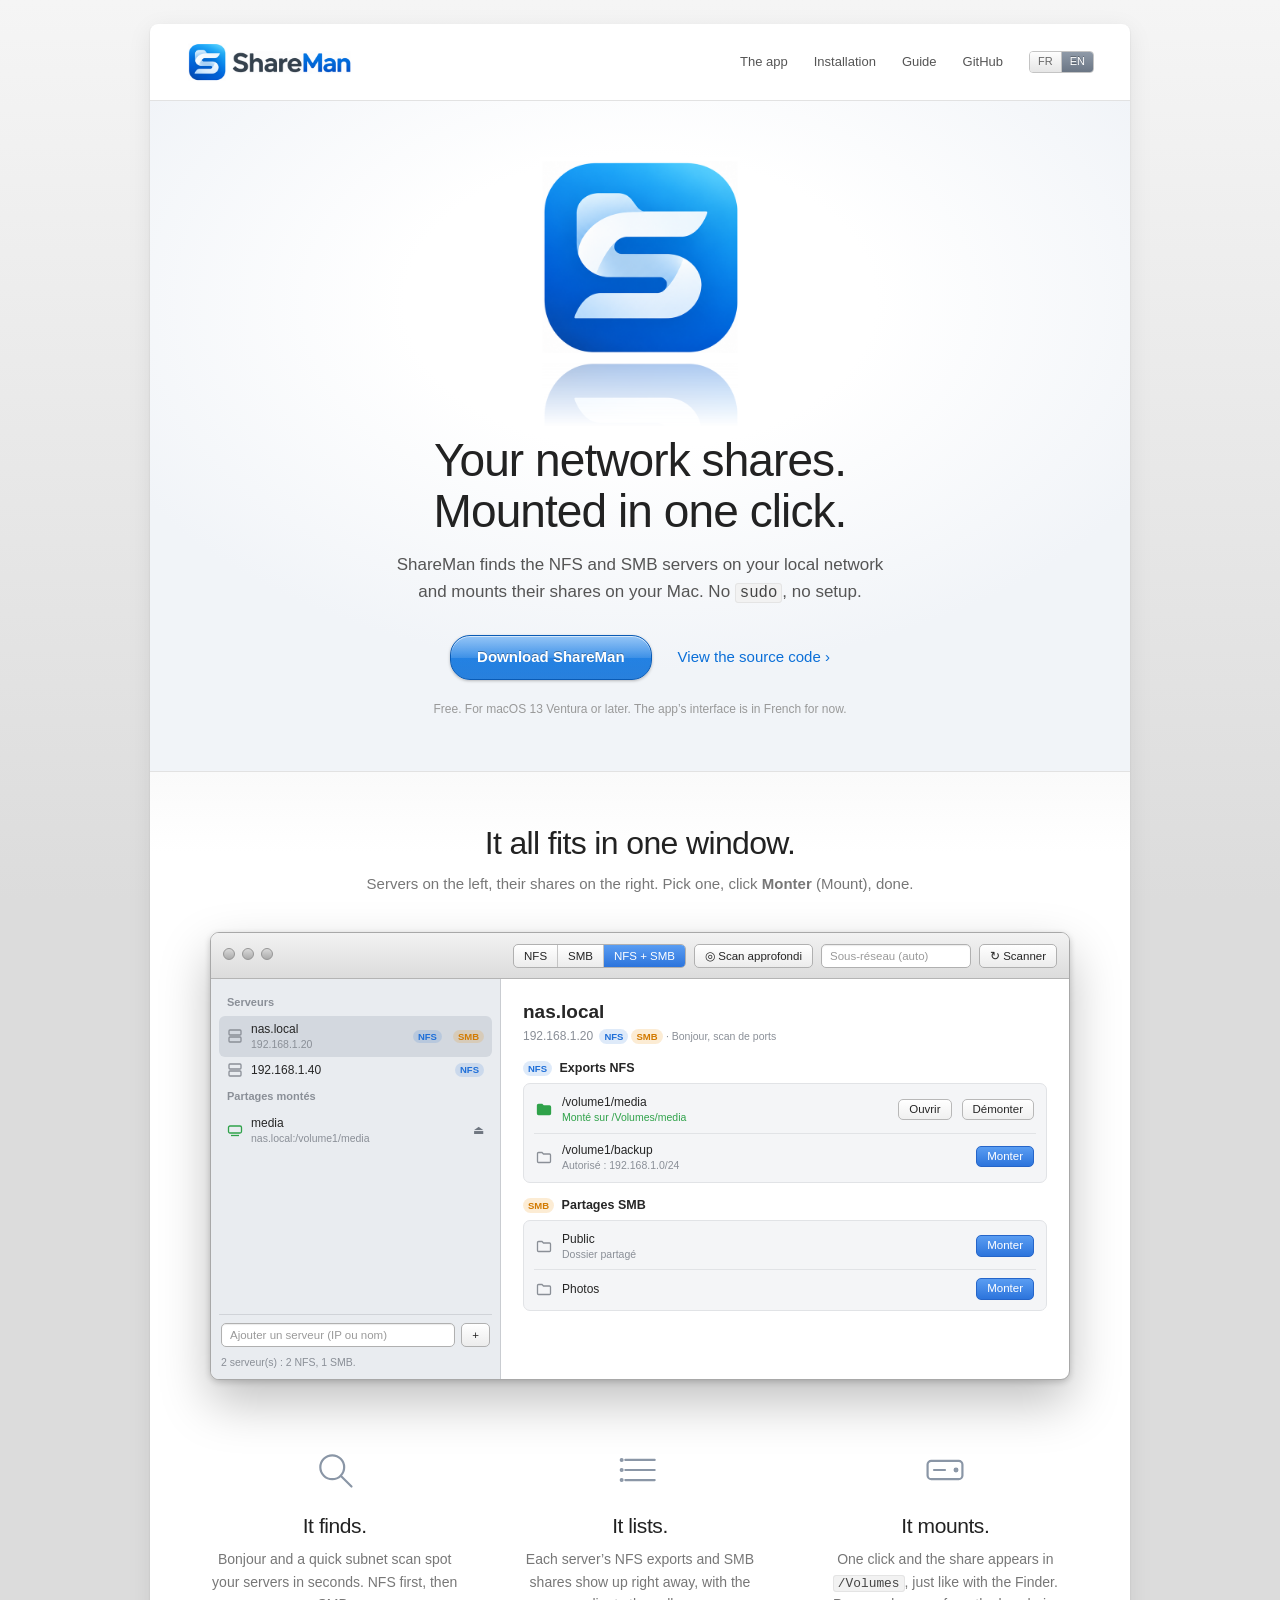
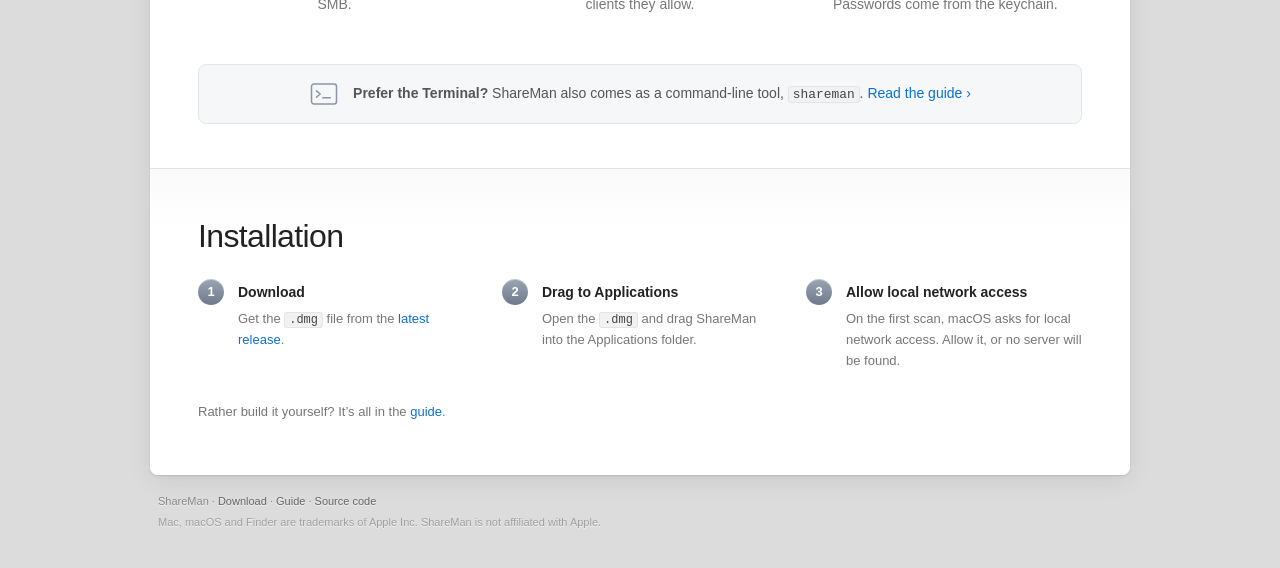
<file: docs/index.html>
<!doctype html>
<html lang="fr" data-title-fr="ShareMan · Vos partages réseau sur Mac" data-title-en="ShareMan · Your network shares on the Mac">
<head>
  <meta charset="utf-8">
  <meta name="viewport" content="width=device-width, initial-scale=1">
  <title>ShareMan</title>
  <meta name="description" content="ShareMan trouve les partages NFS et SMB de votre réseau local et les monte sur votre Mac en un clic. ShareMan finds the NFS and SMB shares on your local network and mounts them on your Mac in one click.">
  <link rel="icon" type="image/png" href="images/favicon.png">
  <link rel="apple-touch-icon" href="images/apple-touch-icon.png">
  <link rel="stylesheet" href="style.css">
  <script src="site.js"></script>
</head>
<body>
  <div class="sheet">

    <header class="topbar">
      <a class="brand" href="./"><img src="images/shareman-logo.png" alt="ShareMan" width="168" height="40"></a>
      <nav>
        <a href="#interface"><span lang="fr">L’application</span><span lang="en">The app</span></a>
        <a href="#installation">Installation</a>
        <a href="guide.html"><span lang="fr">Guide</span><span lang="en">Guide</span></a>
        <a href="https://github.com/kawakode/shareBuddy">GitHub</a>
        <span class="lang-switch"><a href="#" data-set-lang="fr" hreflang="fr">FR</a><a href="#" data-set-lang="en" hreflang="en">EN</a></span>
      </nav>
    </header>

    <section class="hero">
      <div class="icon-stage">
        <img class="icon" src="images/shareman-icon.png" alt="" width="200" height="200">
        <img class="icon reflection" src="images/shareman-icon.png" alt="" width="200" height="200" aria-hidden="true">
      </div>
      <h1 lang="fr">Vos partages réseau.<br>Montés en un clic.</h1>
      <h1 lang="en">Your network shares.<br>Mounted in one click.</h1>
      <p class="lead" lang="fr">ShareMan trouve les serveurs NFS et SMB de votre réseau local <br class="wide">et monte leurs partages sur votre Mac. Sans <code>sudo</code>, sans configuration.</p>
      <p class="lead" lang="en">ShareMan finds the NFS and SMB servers on your local network <br class="wide">and mounts their shares on your Mac. No <code>sudo</code>, no setup.</p>
      <p class="actions">
        <a class="button" href="https://github.com/kawakode/shareBuddy/releases/latest"><span lang="fr">Télécharger ShareMan</span><span lang="en">Download ShareMan</span></a>
        <a class="more" href="https://github.com/kawakode/shareBuddy"><span lang="fr">Voir le code source ›</span><span lang="en">View the source code ›</span></a>
      </p>
      <p class="requirements" lang="fr">Gratuit. Pour macOS 13 Ventura ou plus récent.</p>
      <p class="requirements" lang="en">Free. For macOS 13 Ventura or later. The app’s interface is in French for now.</p>
    </section>

    <section id="interface" class="showcase">
      <h2 lang="fr">Tout tient dans une fenêtre.</h2>
      <h2 lang="en">It all fits in one window.</h2>
      <p class="sub" lang="fr">Les serveurs à gauche, leurs partages à droite. Choisissez, cliquez sur <strong>Monter</strong>, c’est tout.</p>
      <p class="sub" lang="en">Servers on the left, their shares on the right. Pick one, click <strong>Monter</strong> (Mount), done.</p>

      <div class="app-frame" role="img" aria-label="ShareMan">
        <div class="app-window" aria-hidden="true">
          <div class="app-toolbar">
            <span class="dots"><i></i><i></i><i></i></span>
            <span class="tb-spacer"></span>
            <span class="segmented"><b>NFS</b><b>SMB</b><b class="on">NFS + SMB</b></span>
            <span class="tb-button">◎ Scan approfondi</span>
            <span class="tb-field">Sous-réseau (auto)</span>
            <span class="tb-button">↻ Scanner</span>
          </div>
          <div class="app-body">
            <div class="app-sidebar">
              <div class="sb-section">Serveurs</div>
              <div class="sb-row selected">
                <svg viewBox="0 0 16 16"><rect x="2" y="2" width="12" height="5" rx="1"/><rect x="2" y="9" width="12" height="5" rx="1"/></svg>
                <span class="sb-name">nas.local<small>192.168.1.20</small></span>
                <em class="badge nfs">NFS</em><em class="badge smb">SMB</em>
              </div>
              <div class="sb-row">
                <svg viewBox="0 0 16 16"><rect x="2" y="2" width="12" height="5" rx="1"/><rect x="2" y="9" width="12" height="5" rx="1"/></svg>
                <span class="sb-name">192.168.1.40</span>
                <em class="badge nfs">NFS</em>
              </div>
              <div class="sb-section">Partages montés</div>
              <div class="sb-row">
                <svg class="green" viewBox="0 0 16 16"><rect x="1.5" y="4" width="13" height="7" rx="1.5"/><path d="M4 13.5h8"/></svg>
                <span class="sb-name">media<small>nas.local:/volume1/media</small></span>
                <span class="sb-icons">⏏</span>
              </div>
              <div class="sb-bottom">
                <span class="sb-add"><span class="tb-field">Ajouter un serveur (IP ou nom)</span><span class="tb-button">+</span></span>
                <span class="sb-status">2 serveur(s) : 2 NFS, 1 SMB.</span>
              </div>
            </div>
            <div class="app-detail">
              <div class="d-title">nas.local</div>
              <div class="d-meta">192.168.1.20 <em class="badge nfs">NFS</em><em class="badge smb">SMB</em> <small>· Bonjour, scan de ports</small></div>

              <div class="d-group">
                <div class="d-label"><em class="badge nfs">NFS</em> Exports NFS</div>
                <div class="d-box">
                  <div class="d-row">
                    <svg class="green filled" viewBox="0 0 16 16"><path d="M1.5 4.5a1 1 0 0 1 1-1h3.5l1.5 1.5h6a1 1 0 0 1 1 1v6.5a1 1 0 0 1-1 1h-11a1 1 0 0 1-1-1z"/></svg>
                    <span class="d-path">/volume1/media<small class="green">Monté sur /Volumes/media</small></span>
                    <span class="btn">Ouvrir</span><span class="btn">Démonter</span>
                  </div>
                  <div class="d-row">
                    <svg viewBox="0 0 16 16"><path d="M1.5 4.5a1 1 0 0 1 1-1h3.5l1.5 1.5h6a1 1 0 0 1 1 1v6.5a1 1 0 0 1-1 1h-11a1 1 0 0 1-1-1z"/></svg>
                    <span class="d-path">/volume1/backup<small>Autorisé : 192.168.1.0/24</small></span>
                    <span class="btn primary">Monter</span>
                  </div>
                </div>
              </div>

              <div class="d-group">
                <div class="d-label"><em class="badge smb">SMB</em> Partages SMB</div>
                <div class="d-box">
                  <div class="d-row">
                    <svg viewBox="0 0 16 16"><path d="M1.5 4.5a1 1 0 0 1 1-1h3.5l1.5 1.5h6a1 1 0 0 1 1 1v6.5a1 1 0 0 1-1 1h-11a1 1 0 0 1-1-1z"/></svg>
                    <span class="d-path">Public<small>Dossier partagé</small></span>
                    <span class="btn primary">Monter</span>
                  </div>
                  <div class="d-row">
                    <svg viewBox="0 0 16 16"><path d="M1.5 4.5a1 1 0 0 1 1-1h3.5l1.5 1.5h6a1 1 0 0 1 1 1v6.5a1 1 0 0 1-1 1h-11a1 1 0 0 1-1-1z"/></svg>
                    <span class="d-path">Photos</span>
                    <span class="btn primary">Monter</span>
                  </div>
                </div>
              </div>
            </div>
          </div>
        </div>
      </div>
    </section>

    <section class="features">
      <article>
        <svg viewBox="0 0 48 48" aria-hidden="true"><circle cx="21" cy="21" r="13"/><path d="M30.5 30.5 42 42"/></svg>
        <h2 lang="fr">Il trouve.</h2><h2 lang="en">It finds.</h2>
        <p lang="fr">Bonjour et un scan rapide du sous-réseau repèrent vos serveurs en quelques secondes. NFS d’abord, SMB ensuite.</p>
        <p lang="en">Bonjour and a quick subnet scan spot your servers in seconds. NFS first, then SMB.</p>
      </article>
      <article>
        <svg viewBox="0 0 48 48" aria-hidden="true"><path d="M8 13h32M8 24h32M8 35h32"/><circle cx="4" cy="13" r="1"/><circle cx="4" cy="24" r="1"/><circle cx="4" cy="35" r="1"/></svg>
        <h2 lang="fr">Il liste.</h2><h2 lang="en">It lists.</h2>
        <p lang="fr">Les exports NFS et les partages SMB de chaque serveur s’affichent aussitôt, avec les clients autorisés.</p>
        <p lang="en">Each server’s NFS exports and SMB shares show up right away, with the clients they allow.</p>
      </article>
      <article>
        <svg viewBox="0 0 48 48" aria-hidden="true"><rect x="5" y="14" width="38" height="20" rx="4"/><path d="M12 24h12"/><circle cx="36" cy="24" r="1.5"/></svg>
        <h2 lang="fr">Il monte.</h2><h2 lang="en">It mounts.</h2>
        <p lang="fr">Un clic, et le partage apparaît dans <code>/Volumes</code>, comme avec le Finder. Le trousseau fournit les mots de passe.</p>
        <p lang="en">One click and the share appears in <code>/Volumes</code>, just like with the Finder. Passwords come from the keychain.</p>
      </article>
    </section>

    <aside class="cli-aside">
      <svg viewBox="0 0 48 48" aria-hidden="true"><rect x="4" y="8" width="40" height="32" rx="4"/><path d="m12 19 6 5-6 5M22 30h12"/></svg>
      <p lang="fr"><strong>Plutôt Terminal&nbsp;?</strong> ShareMan existe aussi en ligne de commande, avec <code>shareman</code>. <a href="guide.html#ligne-de-commande">Lire le guide ›</a></p>
      <p lang="en"><strong>Prefer the Terminal?</strong> ShareMan also comes as a command-line tool, <code>shareman</code>. <a href="guide.html#ligne-de-commande">Read the guide ›</a></p>
    </aside>

    <section id="installation" class="install">
      <h2>Installation</h2>
      <ol>
        <li>
          <h3 lang="fr">Téléchargez</h3><h3 lang="en">Download</h3>
          <p lang="fr">Récupérez le fichier <code>.dmg</code> de la <a href="https://github.com/kawakode/shareBuddy/releases/latest">dernière version</a>.</p>
          <p lang="en">Get the <code>.dmg</code> file from the <a href="https://github.com/kawakode/shareBuddy/releases/latest">latest release</a>.</p>
        </li>
        <li>
          <h3 lang="fr">Glissez dans Applications</h3><h3 lang="en">Drag to Applications</h3>
          <p lang="fr">Ouvrez le <code>.dmg</code> et faites glisser ShareMan dans le dossier Applications.</p>
          <p lang="en">Open the <code>.dmg</code> and drag ShareMan into the Applications folder.</p>
        </li>
        <li>
          <h3 lang="fr">Autorisez le réseau local</h3><h3 lang="en">Allow local network access</h3>
          <p lang="fr">Au premier scan, macOS demande l’accès au réseau local. Acceptez, sinon aucun serveur ne sera trouvé.</p>
          <p lang="en">On the first scan, macOS asks for local network access. Allow it, or no server will be found.</p>
        </li>
      </ol>
      <p class="cli-note" lang="fr">Vous préférez compiler vous-même&nbsp;? Tout est expliqué dans le <a href="guide.html#installation">guide</a>.</p>
      <p class="cli-note" lang="en">Rather build it yourself? It’s all in the <a href="guide.html#installation">guide</a>.</p>
    </section>

  </div>

  <footer>
    <p>ShareMan · <a href="https://github.com/kawakode/shareBuddy/releases/latest"><span lang="fr">Télécharger</span><span lang="en">Download</span></a> · <a href="guide.html">Guide</a> · <a href="https://github.com/kawakode/shareBuddy"><span lang="fr">Code source</span><span lang="en">Source code</span></a></p>
    <p class="legal" lang="fr">Mac, macOS et Finder sont des marques d’Apple Inc. ShareMan n’est pas affilié à Apple.</p>
    <p class="legal" lang="en">Mac, macOS and Finder are trademarks of Apple Inc. ShareMan is not affiliated with Apple.</p>
  </footer>
</body>
</html>
</file>
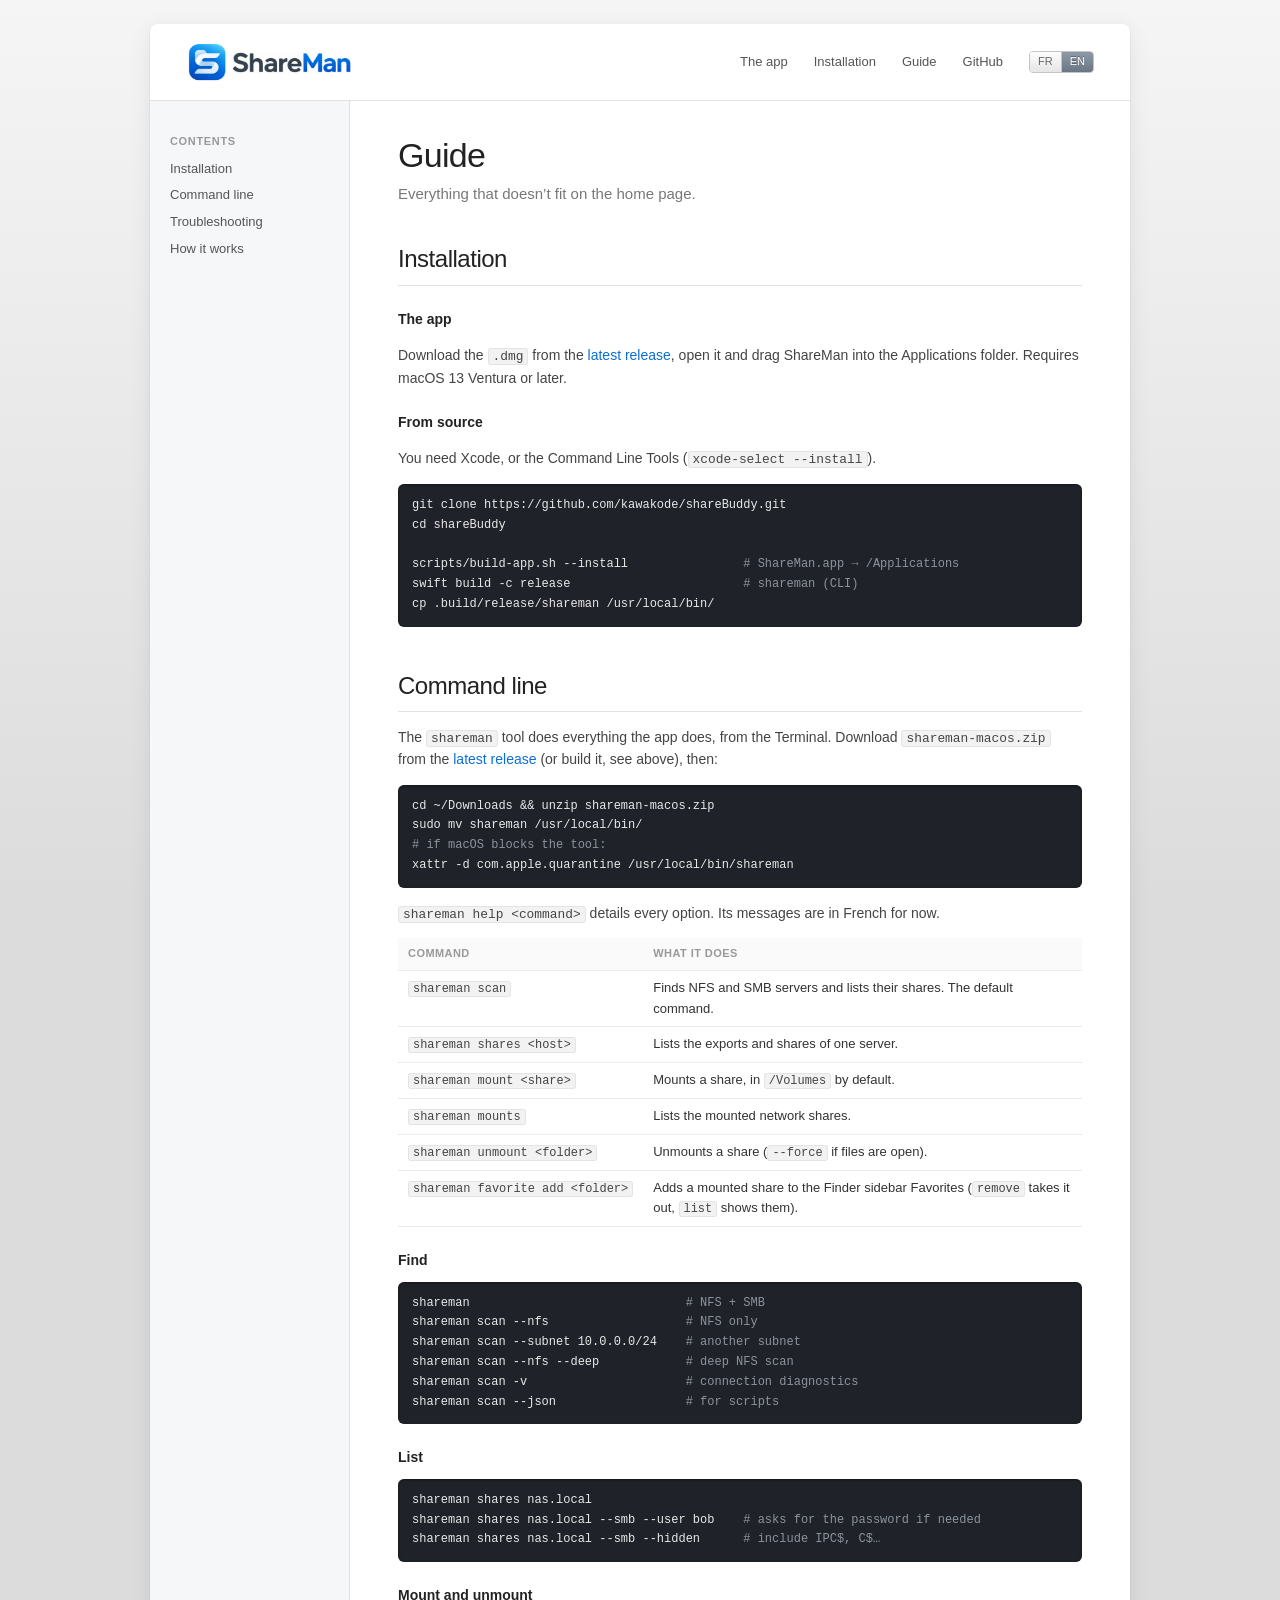
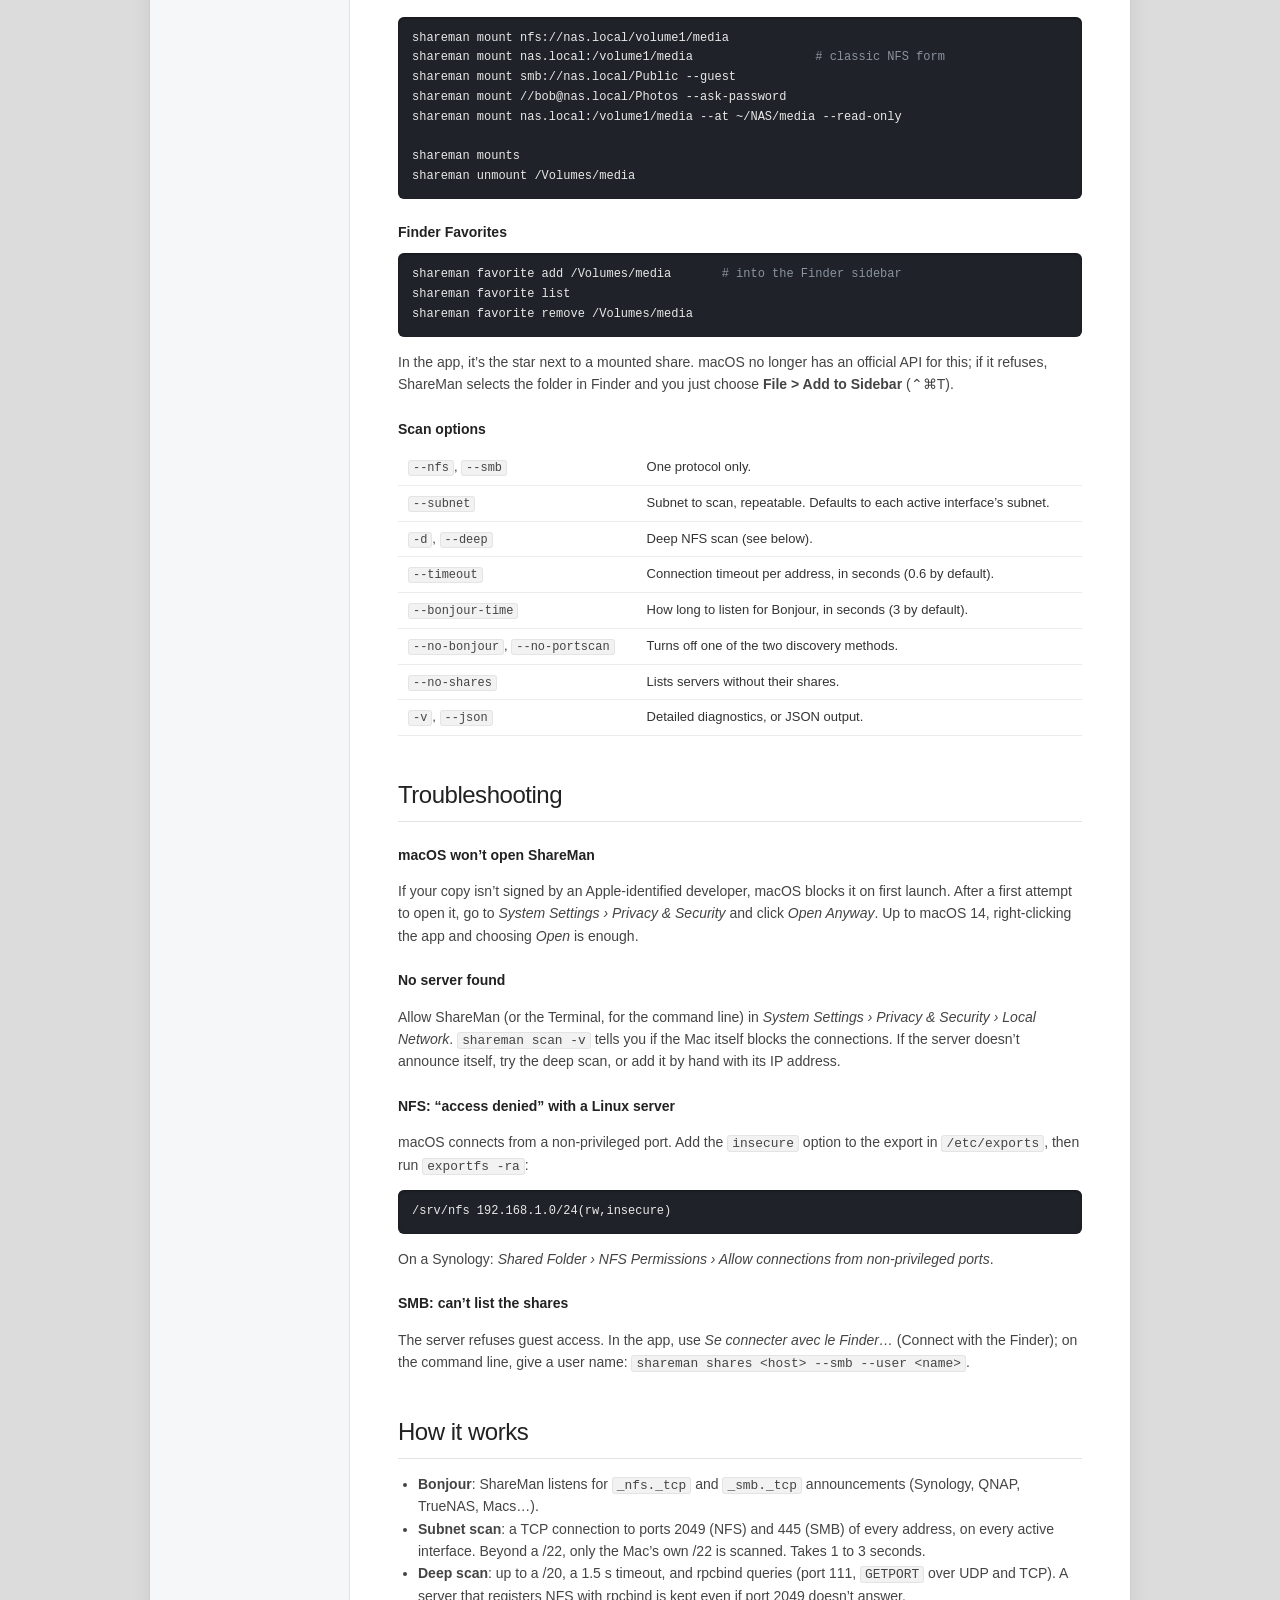
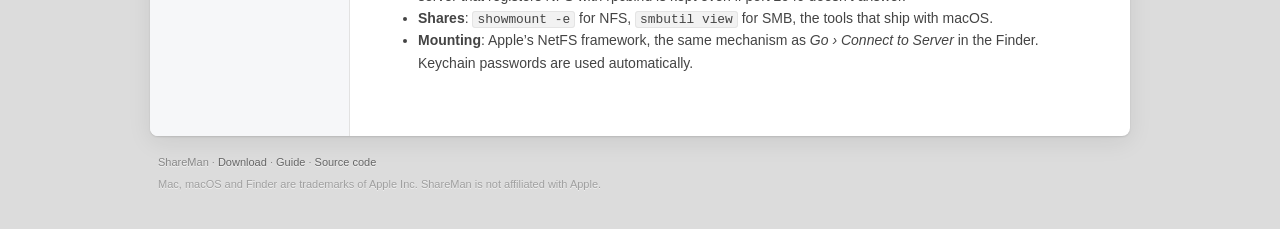
<file: docs/guide.html>
<!doctype html>
<html lang="fr" data-title-fr="Guide · ShareMan" data-title-en="Guide · ShareMan">
<head>
  <meta charset="utf-8">
  <meta name="viewport" content="width=device-width, initial-scale=1">
  <title>Guide · ShareMan</title>
  <meta name="description" content="Installer ShareMan, l’utiliser en ligne de commande et résoudre les problèmes courants. Installing ShareMan, using it from the command line and fixing common problems.">
  <link rel="icon" type="image/png" href="images/favicon.png">
  <link rel="apple-touch-icon" href="images/apple-touch-icon.png">
  <link rel="stylesheet" href="style.css">
  <script src="site.js"></script>
</head>
<body>
  <div class="sheet">

    <header class="topbar">
      <a class="brand" href="./"><img src="images/shareman-logo.png" alt="ShareMan" width="168" height="40"></a>
      <nav>
        <a href="./#interface"><span lang="fr">L’application</span><span lang="en">The app</span></a>
        <a href="./#installation">Installation</a>
        <a href="guide.html">Guide</a>
        <a href="https://github.com/kawakode/shareBuddy">GitHub</a>
        <span class="lang-switch"><a href="#" data-set-lang="fr" hreflang="fr">FR</a><a href="#" data-set-lang="en" hreflang="en">EN</a></span>
      </nav>
    </header>

    <div class="guide">
      <aside class="guide-nav">
        <ul>
          <li><b lang="fr">Sommaire</b><b lang="en">Contents</b></li>
          <li><a href="#installation">Installation</a></li>
          <li><a href="#ligne-de-commande"><span lang="fr">Ligne de commande</span><span lang="en">Command line</span></a></li>
          <li><a href="#problemes"><span lang="fr">Problèmes courants</span><span lang="en">Troubleshooting</span></a></li>
          <li><a href="#fonctionnement"><span lang="fr">Comment ça marche</span><span lang="en">How it works</span></a></li>
        </ul>
      </aside>

      <main class="guide-body">
        <h1>Guide</h1>
        <p class="sub" lang="fr">Tout ce qui ne tient pas sur la page d’accueil.</p>
        <p class="sub" lang="en">Everything that doesn’t fit on the home page.</p>

        <!-- Installation -->
        <section id="installation">
          <h2>Installation</h2>

          <h3 lang="fr">L’application</h3><h3 lang="en">The app</h3>
          <p lang="fr">Téléchargez le <code>.dmg</code> de la <a href="https://github.com/kawakode/shareBuddy/releases/latest">dernière version</a>, ouvrez-le et glissez ShareMan dans le dossier Applications. Il faut macOS 13 Ventura ou plus récent.</p>
          <p lang="en">Download the <code>.dmg</code> from the <a href="https://github.com/kawakode/shareBuddy/releases/latest">latest release</a>, open it and drag ShareMan into the Applications folder. Requires macOS 13 Ventura or later.</p>

          <h3 lang="fr">Depuis les sources</h3><h3 lang="en">From source</h3>
          <p lang="fr">Il faut Xcode, ou les Command Line Tools (<code>xcode-select --install</code>).</p>
          <p lang="en">You need Xcode, or the Command Line Tools (<code>xcode-select --install</code>).</p>
<pre>git clone https://github.com/kawakode/shareBuddy.git
cd shareBuddy

scripts/build-app.sh --install                <span class="c"># ShareMan.app → /Applications</span>
swift build -c release                        <span class="c"># shareman (CLI)</span>
cp .build/release/shareman /usr/local/bin/</pre>
        </section>

        <!-- CLI -->
        <section id="ligne-de-commande">
          <h2 lang="fr">Ligne de commande</h2><h2 lang="en">Command line</h2>
          <p lang="fr">L’outil <code>shareman</code> fait tout ce que fait l’application, depuis le Terminal. Téléchargez <code class="nw">shareman-macos.zip</code> depuis la <a href="https://github.com/kawakode/shareBuddy/releases/latest">dernière version</a> (ou compilez-le, voir plus haut), puis&nbsp;:</p>
          <p lang="en">The <code>shareman</code> tool does everything the app does, from the Terminal. Download <code class="nw">shareman-macos.zip</code> from the <a href="https://github.com/kawakode/shareBuddy/releases/latest">latest release</a> (or build it, see above), then:</p>

<pre>cd ~/Downloads &amp;&amp; unzip shareman-macos.zip
sudo mv shareman /usr/local/bin/
<span class="c" lang="fr"># si macOS bloque l’outil :</span><span class="c" lang="en"># if macOS blocks the tool:</span>
xattr -d com.apple.quarantine /usr/local/bin/shareman</pre>
          <p lang="fr"><code>shareman help &lt;commande&gt;</code> détaille chaque option.</p>
          <p lang="en"><code>shareman help &lt;command&gt;</code> details every option. Its messages are in French for now.</p>

          <table>
            <thead><tr><th lang="fr">Commande</th><th lang="en">Command</th><th lang="fr">Rôle</th><th lang="en">What it does</th></tr></thead>
            <tbody>
              <tr><td><code>shareman scan</code></td><td lang="fr">Cherche les serveurs NFS et SMB et liste leurs partages. Commande par défaut.</td><td lang="en">Finds NFS and SMB servers and lists their shares. The default command.</td></tr>
              <tr><td><code>shareman shares &lt;<span lang="fr">hôte</span><span lang="en">host</span>&gt;</code></td><td lang="fr">Liste les exports et partages d’un serveur précis.</td><td lang="en">Lists the exports and shares of one server.</td></tr>
              <tr><td><code>shareman mount &lt;<span lang="fr">partage</span><span lang="en">share</span>&gt;</code></td><td lang="fr">Monte un partage, dans <code>/Volumes</code> par défaut.</td><td lang="en">Mounts a share, in <code>/Volumes</code> by default.</td></tr>
              <tr><td><code>shareman mounts</code></td><td lang="fr">Liste les partages réseau montés.</td><td lang="en">Lists the mounted network shares.</td></tr>
              <tr><td><code>shareman unmount &lt;<span lang="fr">dossier</span><span lang="en">folder</span>&gt;</code></td><td lang="fr">Démonte un partage (<code>--force</code> si des fichiers sont ouverts).</td><td lang="en">Unmounts a share (<code>--force</code> if files are open).</td></tr>
              <tr><td><code>shareman favorite add &lt;<span lang="fr">dossier</span><span lang="en">folder</span>&gt;</code></td><td lang="fr">Ajoute un partage monté aux favoris de la barre latérale du Finder (<code>remove</code> pour le retirer, <code>list</code> pour les voir).</td><td lang="en">Adds a mounted share to the Finder sidebar Favorites (<code>remove</code> takes it out, <code>list</code> shows them).</td></tr>
            </tbody>
          </table>

          <h3 lang="fr">Chercher</h3><h3 lang="en">Find</h3>
<pre>shareman                              <span class="c"># NFS + SMB</span>
shareman scan --nfs                   <span class="c" lang="fr"># NFS seulement</span><span class="c" lang="en"># NFS only</span>
shareman scan --subnet 10.0.0.0/24    <span class="c" lang="fr"># un autre sous-réseau</span><span class="c" lang="en"># another subnet</span>
shareman scan --nfs --deep            <span class="c" lang="fr"># scan NFS approfondi</span><span class="c" lang="en"># deep NFS scan</span>
shareman scan -v                      <span class="c" lang="fr"># diagnostic des connexions</span><span class="c" lang="en"># connection diagnostics</span>
shareman scan --json                  <span class="c" lang="fr"># pour les scripts</span><span class="c" lang="en"># for scripts</span></pre>

          <h3 lang="fr">Lister</h3><h3 lang="en">List</h3>
<pre>shareman shares nas.local
shareman shares nas.local --smb --user bob    <span class="c" lang="fr"># demande le mot de passe si besoin</span><span class="c" lang="en"># asks for the password if needed</span>
shareman shares nas.local --smb --hidden      <span class="c" lang="fr"># avec IPC$, C$…</span><span class="c" lang="en"># include IPC$, C$…</span></pre>

          <h3 lang="fr">Monter et démonter</h3><h3 lang="en">Mount and unmount</h3>
<pre>shareman mount nfs://nas.local/volume1/media
shareman mount nas.local:/volume1/media                 <span class="c" lang="fr"># notation NFS classique</span><span class="c" lang="en"># classic NFS form</span>
shareman mount smb://nas.local/Public --guest
shareman mount //bob@nas.local/Photos --ask-password
shareman mount nas.local:/volume1/media --at ~/NAS/media --read-only

shareman mounts
shareman unmount /Volumes/media</pre>

          <h3 lang="fr">Favoris du Finder</h3><h3 lang="en">Finder Favorites</h3>
<pre>shareman favorite add /Volumes/media       <span class="c" lang="fr"># dans la barre latérale du Finder</span><span class="c" lang="en"># into the Finder sidebar</span>
shareman favorite list
shareman favorite remove /Volumes/media</pre>
          <p lang="fr">Dans l’application, c’est l’étoile à côté d’un partage monté. macOS ne propose plus d’API officielle pour cela&nbsp;; s’il refuse, ShareMan sélectionne le dossier dans le Finder et il suffit de faire <b>Fichier &gt; Ajouter à la barre latérale</b> (⌃⌘T).</p>
          <p lang="en">In the app, it’s the star next to a mounted share. macOS no longer has an official API for this; if it refuses, ShareMan selects the folder in Finder and you just choose <b>File &gt; Add to Sidebar</b> (⌃⌘T).</p>

          <h3 lang="fr">Options du scan</h3><h3 lang="en">Scan options</h3>
          <table>
            <tbody>
              <tr><td><code>--nfs</code>, <code>--smb</code></td><td lang="fr">Un seul protocole.</td><td lang="en">One protocol only.</td></tr>
              <tr><td><code>--subnet</code></td><td lang="fr">Sous-réseau à scanner, répétable. Par défaut, celui de chaque interface active.</td><td lang="en">Subnet to scan, repeatable. Defaults to each active interface’s subnet.</td></tr>
              <tr><td><code>-d</code>, <code>--deep</code></td><td lang="fr">Scan NFS approfondi (voir plus bas).</td><td lang="en">Deep NFS scan (see below).</td></tr>
              <tr><td><code>--timeout</code></td><td lang="fr">Délai de connexion par adresse, en secondes (0,6 par défaut).</td><td lang="en">Connection timeout per address, in seconds (0.6 by default).</td></tr>
              <tr><td><code>--bonjour-time</code></td><td lang="fr">Durée d’écoute Bonjour, en secondes (3 par défaut).</td><td lang="en">How long to listen for Bonjour, in seconds (3 by default).</td></tr>
              <tr><td><code>--no-bonjour</code>, <code>--no-portscan</code></td><td lang="fr">Désactive une des deux méthodes de découverte.</td><td lang="en">Turns off one of the two discovery methods.</td></tr>
              <tr><td><code>--no-shares</code></td><td lang="fr">Liste les serveurs sans leurs partages.</td><td lang="en">Lists servers without their shares.</td></tr>
              <tr><td><code>-v</code>, <code>--json</code></td><td lang="fr">Diagnostic détaillé, ou sortie JSON.</td><td lang="en">Detailed diagnostics, or JSON output.</td></tr>
            </tbody>
          </table>
        </section>

        <!-- Troubleshooting -->
        <section id="problemes">
          <h2 lang="fr">Problèmes courants</h2><h2 lang="en">Troubleshooting</h2>

          <h3 lang="fr">macOS refuse d’ouvrir ShareMan</h3><h3 lang="en">macOS won’t open ShareMan</h3>
          <p lang="fr">Si votre version n’est pas signée par un développeur identifié par Apple, macOS la bloque au premier lancement. Après une première tentative d’ouverture, allez dans <em>Réglages Système › Confidentialité et sécurité</em> et cliquez sur <em>Ouvrir quand même</em>. Jusqu’à macOS 14, un clic droit sur l’app puis <em>Ouvrir</em> suffit.</p>
          <p lang="en">If your copy isn’t signed by an Apple-identified developer, macOS blocks it on first launch. After a first attempt to open it, go to <em>System Settings › Privacy &amp; Security</em> and click <em>Open Anyway</em>. Up to macOS 14, right-clicking the app and choosing <em>Open</em> is enough.</p>

          <h3 lang="fr">Aucun serveur trouvé</h3><h3 lang="en">No server found</h3>
          <p lang="fr">Autorisez ShareMan (ou le Terminal, pour la ligne de commande) dans <em>Réglages Système › Confidentialité et sécurité › Réseau local</em>. <code>shareman scan -v</code> indique si c’est le Mac qui bloque les connexions. Si le serveur ne s’annonce pas, essayez le scan approfondi, ou ajoutez-le à la main par son adresse IP.</p>
          <p lang="en">Allow ShareMan (or the Terminal, for the command line) in <em>System Settings › Privacy &amp; Security › Local Network</em>. <code>shareman scan -v</code> tells you if the Mac itself blocks the connections. If the server doesn’t announce itself, try the deep scan, or add it by hand with its IP address.</p>

          <h3 lang="fr">NFS : « accès refusé » avec un serveur Linux</h3><h3 lang="en">NFS: “access denied” with a Linux server</h3>
          <p lang="fr">macOS se connecte depuis un port non privilégié. Ajoutez l’option <code>insecure</code> à l’export dans <code>/etc/exports</code>, puis lancez <code>exportfs -ra</code>&nbsp;:</p>
          <p lang="en">macOS connects from a non-privileged port. Add the <code>insecure</code> option to the export in <code>/etc/exports</code>, then run <code>exportfs -ra</code>:</p>
<pre>/srv/nfs 192.168.1.0/24(rw,insecure)</pre>
          <p lang="fr">Sur un Synology : <em>Dossier partagé › Autorisations NFS › Autoriser les connexions depuis des ports non privilégiés</em>.</p>
          <p lang="en">On a Synology: <em>Shared Folder › NFS Permissions › Allow connections from non-privileged ports</em>.</p>

          <h3 lang="fr">SMB : impossible de lister les partages</h3><h3 lang="en">SMB: can’t list the shares</h3>
          <p lang="fr">Le serveur refuse l’accès invité. Dans l’app, utilisez <em>Se connecter avec le Finder…</em>&nbsp;; en ligne de commande, indiquez un utilisateur&nbsp;: <code>shareman shares &lt;hôte&gt; --smb --user &lt;nom&gt;</code>.</p>
          <p lang="en">The server refuses guest access. In the app, use <em>Se connecter avec le Finder…</em> (Connect with the Finder); on the command line, give a user name: <code>shareman shares &lt;host&gt; --smb --user &lt;name&gt;</code>.</p>
        </section>

        <!-- How it works -->
        <section id="fonctionnement">
          <h2 lang="fr">Comment ça marche</h2><h2 lang="en">How it works</h2>
          <ul lang="fr">
            <li><strong>Bonjour</strong> : ShareMan écoute les annonces <code>_nfs._tcp</code> et <code>_smb._tcp</code> (Synology, QNAP, TrueNAS, Mac…).</li>
            <li><strong>Scan du sous-réseau</strong> : connexion TCP aux ports 2049 (NFS) et 445 (SMB) de chaque adresse, sur chaque interface active. Au-delà d’un /22, seul le /22 du Mac est scanné. Compte 1 à 3 secondes.</li>
            <li><strong>Scan approfondi</strong> : jusqu’à un /20, délai de 1,5 s, et interrogation de rpcbind (port 111, requête <code>GETPORT</code> en UDP et TCP). Un serveur qui déclare NFS dans rpcbind est retenu même si le port 2049 ne répond pas.</li>
            <li><strong>Partages</strong> : <code>showmount -e</code> pour NFS, <code>smbutil view</code> pour SMB, les outils fournis avec macOS.</li>
            <li><strong>Montage</strong> : le framework NetFS d’Apple, le même mécanisme que <em>Aller › Se connecter au serveur</em> dans le Finder. Les mots de passe du trousseau sont utilisés automatiquement.</li>
          </ul>
          <ul lang="en">
            <li><strong>Bonjour</strong>: ShareMan listens for <code>_nfs._tcp</code> and <code>_smb._tcp</code> announcements (Synology, QNAP, TrueNAS, Macs…).</li>
            <li><strong>Subnet scan</strong>: a TCP connection to ports 2049 (NFS) and 445 (SMB) of every address, on every active interface. Beyond a /22, only the Mac’s own /22 is scanned. Takes 1 to 3 seconds.</li>
            <li><strong>Deep scan</strong>: up to a /20, a 1.5 s timeout, and rpcbind queries (port 111, <code>GETPORT</code> over UDP and TCP). A server that registers NFS with rpcbind is kept even if port 2049 doesn’t answer.</li>
            <li><strong>Shares</strong>: <code>showmount -e</code> for NFS, <code>smbutil view</code> for SMB, the tools that ship with macOS.</li>
            <li><strong>Mounting</strong>: Apple’s NetFS framework, the same mechanism as <em>Go › Connect to Server</em> in the Finder. Keychain passwords are used automatically.</li>
          </ul>
        </section>
      </main>
    </div>

  </div>

  <footer>
    <p>ShareMan · <a href="https://github.com/kawakode/shareBuddy/releases/latest"><span lang="fr">Télécharger</span><span lang="en">Download</span></a> · <a href="guide.html">Guide</a> · <a href="https://github.com/kawakode/shareBuddy"><span lang="fr">Code source</span><span lang="en">Source code</span></a></p>
    <p class="legal" lang="fr">Mac, macOS et Finder sont des marques d’Apple Inc. ShareMan n’est pas affilié à Apple.</p>
    <p class="legal" lang="en">Mac, macOS and Finder are trademarks of Apple Inc. ShareMan is not affiliated with Apple.</p>
  </footer>
</body>
</html>
</file>
<file: docs/style.css>
/* ShareMan — a simple page in the spirit of late-2000s Mac software sites:
   white sheet on soft grey, quiet typography, one glossy button, a reflection. */

:root {
  --text: #333;
  --muted: #777;
  --faint: #999;
  --rule: #e2e2e2;
  --blue: #0b6fd8;
  --blue-dark: #0a58b0;
  --sheet: #fff;
  --font: "Lucida Grande", "Lucida Sans Unicode", "Helvetica Neue", Helvetica, Arial, sans-serif;
  --display: "Helvetica Neue", Helvetica, Arial, sans-serif;
  --mono: Menlo, Monaco, "SF Mono", Consolas, monospace;
}

* { box-sizing: border-box; }

/* Bilingual: elements tagged lang="fr" / lang="en" show only in their language. */
html[lang="fr"] [lang="en"],
html[lang="en"] [lang="fr"] { display: none !important; }

html { -webkit-text-size-adjust: 100%; }

body {
  margin: 0;
  padding: 24px 16px 0;
  font: 14px/1.6 var(--font);
  color: var(--text);
  background: #dcdcdc linear-gradient(#f5f5f5, #dcdcdc 900px) no-repeat;
  -webkit-font-smoothing: antialiased;
}

a { color: var(--blue); text-decoration: none; }
a:hover { text-decoration: underline; }

code {
  font: 0.92em var(--mono);
  color: #444;
  background: #f2f2f2;
  border: 1px solid #e4e4e4;
  border-radius: 3px;
  padding: 0 4px;
}

/* The white sheet */

.sheet {
  max-width: 980px;
  margin: 0 auto;
  background: var(--sheet);
  border-radius: 8px;
  box-shadow: 0 1px 2px rgba(0, 0, 0, 0.12), 0 6px 24px rgba(0, 0, 0, 0.08);
  overflow: hidden;
}

/* Top bar */

.topbar {
  display: flex;
  align-items: center;
  justify-content: space-between;
  flex-wrap: wrap;
  gap: 8px 24px;
  padding: 18px 36px;
  border-bottom: 1px solid var(--rule);
}

.brand img { display: block; height: 40px; width: auto; }

.topbar nav { display: flex; flex-wrap: wrap; align-items: center; gap: 4px 26px; font-size: 13px; }
.topbar nav a { color: #555; }
.topbar nav a:hover { color: var(--blue); text-decoration: none; }

.lang-switch {
  display: inline-flex;
  border: 1px solid #c4c4c4;
  border-radius: 4px;
  overflow: hidden;
  box-shadow: 0 1px 0 rgba(255, 255, 255, 0.8), inset 0 1px 0 #fff;
  font-size: 11px;
}
.topbar nav .lang-switch a {
  padding: 1px 8px;
  color: #666;
  background: linear-gradient(#fdfdfd, #e6e6e6);
}
.topbar nav .lang-switch a + a { border-left: 1px solid #c4c4c4; }
.topbar nav .lang-switch a.current {
  color: #fff;
  text-shadow: 0 -1px 0 rgba(0, 0, 0, 0.3);
  background: linear-gradient(#8f9aa8, #6b7685);
}

/* Hero */

.hero {
  text-align: center;
  padding: 56px 24px 52px;
  background: radial-gradient(ellipse 60% 55% at 50% 30%, #fff 40%, #f1f4f8 100%);
}

.icon-stage {
  position: relative;
  width: 200px;
  height: 270px;
  margin: 0 auto 8px;
}

.icon { display: block; width: 200px; height: 200px; }

.reflection {
  transform: scaleY(-1);
  opacity: 0.35;
  -webkit-mask-image: linear-gradient(to top, #000 0%, transparent 34%);
          mask-image: linear-gradient(to top, #000 0%, transparent 34%);
  margin-top: 2px;
}

h1, h2 {
  font-family: var(--display);
  color: #222;
  letter-spacing: -0.02em;
}

h1 {
  margin: 0 0 16px;
  font-size: 46px;
  line-height: 1.1;
  font-weight: 300;
}

.lead {
  margin: 0 auto;
  max-width: 640px;
  font-size: 17px;
  line-height: 1.55;
  color: #555;
}

.actions {
  margin: 30px 0 0;
  display: flex;
  justify-content: center;
  align-items: center;
  flex-wrap: wrap;
  gap: 14px 26px;
}

/* The one glossy button */

.button {
  display: inline-block;
  padding: 9px 26px 10px;
  font-size: 15px;
  font-weight: bold;
  color: #fff;
  text-shadow: 0 -1px 0 rgba(0, 0, 0, 0.3);
  border: 1px solid #0a5bb5;
  border-radius: 20px;
  background:
    linear-gradient(rgba(255, 255, 255, 0.45), rgba(255, 255, 255, 0.12) 50%, rgba(255, 255, 255, 0) 51%, rgba(255, 255, 255, 0.12)),
    linear-gradient(#3d95ef, #0b6fd8);
  box-shadow: inset 0 1px 0 rgba(255, 255, 255, 0.6), 0 1px 3px rgba(0, 0, 0, 0.25);
}
.button:hover { text-decoration: none; filter: brightness(1.06); }
.button:active { filter: brightness(0.94); box-shadow: inset 0 1px 3px rgba(0, 0, 0, 0.3); }

.more { font-size: 15px; }

.requirements { margin: 20px 0 0; font-size: 12px; color: var(--faint); }

/* Three features */

.features {
  display: grid;
  grid-template-columns: repeat(3, minmax(0, 1fr));
  gap: 32px;
  padding: 44px 48px 48px;
  border-top: 1px solid var(--rule);
  background: linear-gradient(#fafafa, #fff 60px);
}

.features article { text-align: center; }

.features svg {
  width: 44px;
  height: 44px;
  fill: none;
  stroke: #8a96a6;
  stroke-width: 2.4;
  stroke-linecap: round;
  stroke-linejoin: round;
}

.features h2 { margin: 10px 0 6px; font-size: 21px; font-weight: 400; }
.features p { margin: 0 auto; max-width: 260px; color: var(--muted); }

/* The app, shown first */

.showcase {
  text-align: center;
  padding: 52px 40px 60px;
  border-top: 1px solid var(--rule);
  background: linear-gradient(#fafafa, #fff 80px);
}
.showcase h2, .install h2 { margin: 0 0 10px; font-size: 32px; font-weight: 300; line-height: 1.2; }
.showcase .sub { margin: 0 auto 36px; max-width: 560px; color: var(--muted); font-size: 15px; }

/* The window is drawn at a fixed size; site.js scales it down on narrow screens. */
.app-frame { position: relative; text-align: left; }
.app-window {
  width: 860px;
  margin: 0 auto;
  transform-origin: top left;
  font: 12px/1.35 -apple-system, "Helvetica Neue", Helvetica, Arial, sans-serif;
  color: #262626;
  background: #fff;
  border: 1px solid #a8a8a8;
  border-radius: 9px;
  overflow: hidden;
  box-shadow: 0 22px 50px rgba(0, 0, 0, 0.25), 0 2px 6px rgba(0, 0, 0, 0.18);
}
@media (max-width: 940px) { .app-window { margin: 0; } }

.app-toolbar {
  display: flex;
  align-items: center;
  gap: 8px;
  height: 46px;
  padding: 0 12px;
  background: linear-gradient(#f2f2f2, #dcdcdc);
  border-bottom: 1px solid #b4b4b4;
}
.dots i {
  display: inline-block;
  width: 12px;
  height: 12px;
  margin-right: 7px;
  border-radius: 50%;
  background: linear-gradient(#d9d9d9, #ababab);
  border: 1px solid #959595;
}
.tb-spacer { flex: 1; }
.segmented, .tb-button, .tb-field {
  height: 24px;
  line-height: 22px;
  border: 1px solid #b0b0b0;
  border-radius: 5px;
  font-size: 11.5px;
}
.segmented { display: inline-flex; overflow: hidden; background: linear-gradient(#fff, #ececec); }
.segmented b { font-weight: 400; padding: 0 10px; }
.segmented b + b { border-left: 1px solid #c4c4c4; }
.segmented b.on { color: #fff; background: linear-gradient(#5a9df2, #2c74dc); }
.tb-button { padding: 0 10px; background: linear-gradient(#fff, #ececec); white-space: nowrap; }
.tb-field { padding: 0 8px; width: 150px; color: #9a9a9a; background: #fff; box-shadow: inset 0 1px 1px rgba(0, 0, 0, 0.08); }

.app-body { display: flex; height: 400px; }

.app-sidebar {
  display: flex;
  flex-direction: column;
  width: 290px;
  padding: 10px 8px 0;
  background: #e9ecf0;
  border-right: 1px solid #c9ccd1;
}
.sb-section { margin: 6px 8px 4px; font-size: 11px; font-weight: 600; color: #8a8f97; }
.sb-section + .sb-row { margin-top: 2px; }
.sb-row {
  display: flex;
  align-items: center;
  gap: 8px;
  padding: 5px 8px;
  border-radius: 6px;
}
.sb-row.selected { background: #d3d8df; }
.sb-row svg, .d-row svg { width: 16px; height: 16px; flex: none; fill: none; stroke: #8a8f97; stroke-width: 1.3; }
svg.green { stroke: #2fa24a; }
svg.filled { fill: #2fa24a; }
.sb-name { flex: 1; min-width: 0; white-space: nowrap; overflow: hidden; text-overflow: ellipsis; }
.sb-name small, .d-path small { display: block; font-size: 10.5px; color: #8a8f97; }
.d-path small.green { color: #2fa24a; }
.sb-icons { color: #6f7680; }
.sb-bottom { margin-top: auto; padding: 8px 2px 10px; border-top: 1px solid #d0d3d8; }
.sb-add { display: flex; gap: 6px; }
.sb-add .tb-field { flex: 1; }
.sb-status { display: block; margin-top: 8px; font-size: 10.5px; color: #8a8f97; }

.badge {
  flex: none;
  font: 600 9.5px/1 -apple-system, "Helvetica Neue", Helvetica, Arial, sans-serif;
  font-style: normal;
  padding: 2px 5px;
  border-radius: 8px;
  margin-left: 3px;
}
.badge.nfs { color: #1f6fd8; background: rgba(31, 111, 216, 0.15); }
.badge.smb { color: #d27a00; background: rgba(240, 140, 0, 0.17); }

.app-detail { flex: 1; padding: 20px 22px; overflow: hidden; }
.d-title { font-size: 19px; font-weight: 600; }
.d-meta { margin: 3px 0 16px; color: #8a8f97; }
.d-meta small { font-size: 10.5px; }
.d-group { margin-bottom: 14px; }
.d-label { margin: 0 0 6px; font-weight: 600; font-size: 12.5px; }
.d-label .badge { margin: 0 4px 0 0; }
.d-box { padding: 2px 10px; background: #f4f5f7; border: 1px solid #e1e3e6; border-radius: 7px; }
.d-row { display: flex; align-items: center; gap: 10px; padding: 8px 2px; }
.d-row + .d-row { border-top: 1px solid #e1e3e6; }
.d-path { flex: 1; }
.btn {
  padding: 2px 10px;
  font-size: 11.5px;
  border: 1px solid #b8b8b8;
  border-radius: 5px;
  background: linear-gradient(#fff, #f0f0f0);
}
.btn.primary { color: #fff; border-color: #2565c9; background: linear-gradient(#5a9df2, #2c74dc); }

/* Three features */

.features { border-top: 0; background: #fff; padding-top: 8px; }

/* Command line, as an aside */

.cli-aside {
  display: flex;
  align-items: center;
  justify-content: center;
  gap: 14px;
  margin: 0 48px 44px;
  padding: 14px 20px;
  background: #f6f7f9;
  border: 1px solid #e3e5e8;
  border-radius: 8px;
  color: #555;
}
.cli-aside svg {
  width: 30px; height: 30px; flex: none;
  fill: none; stroke: #8a96a6; stroke-width: 2.4; stroke-linecap: round; stroke-linejoin: round;
}
.cli-aside p { margin: 0; }

/* Installation */

.install {
  padding: 48px 48px 52px;
  border-top: 1px solid var(--rule);
  background: linear-gradient(#fafafa, #fff 60px);
}

.install ol {
  list-style: none;
  margin: 24px 0 0;
  padding: 0;
  display: grid;
  grid-template-columns: repeat(3, minmax(0, 1fr));
  gap: 28px;
  counter-reset: step;
}
.install li { counter-increment: step; position: relative; padding-left: 40px; }
.install li::before {
  content: counter(step);
  position: absolute;
  left: 0;
  top: 0;
  width: 26px;
  height: 26px;
  border-radius: 50%;
  font: bold 13px/26px var(--font);
  text-align: center;
  color: #fff;
  background: linear-gradient(#9aa5b4, #6e7a8a);
  box-shadow: inset 0 1px 0 rgba(255, 255, 255, 0.4);
}
.install h3 { margin: 2px 0 6px; font-size: 14px; color: #222; }
.install li p { margin: 0; color: var(--muted); font-size: 13px; }

.cli-note { margin: 30px 0 0; font-size: 13px; color: var(--muted); }

/* Guide */

.guide { display: grid; grid-template-columns: 200px minmax(0, 1fr); }
.guide-nav {
  padding: 32px 20px;
  background: #f6f7f9;
  border-right: 1px solid var(--rule);
  font-size: 13px;
}
.guide-nav b { display: block; margin: 0 0 8px; font-size: 11px; color: var(--faint); text-transform: uppercase; letter-spacing: 0.06em; }
.guide-nav ul { list-style: none; margin: 0; padding: 0; position: sticky; top: 20px; }
.guide-nav li { margin: 0 0 6px; }
.guide-nav a { color: #555; }
.guide-body { padding: 36px 48px 48px; }
.guide-body h1 { font-size: 34px; margin-bottom: 8px; }
.guide-body > p.sub { margin: 0 0 8px; color: var(--muted); font-size: 15px; }
.guide-body section { padding-top: 26px; }
.guide-body h2 { margin: 0 0 10px; font-size: 24px; font-weight: 300; border-bottom: 1px solid var(--rule); padding-bottom: 6px; }
.guide-body h3 { margin: 22px 0 6px; font-size: 14px; color: #222; }
.guide-body p, .guide-body li { color: #444; }
.guide-body ul { padding-left: 20px; }

.guide-body pre {
  margin: 10px 0 14px;
  padding: 12px 14px;
  font: 12px/1.65 var(--mono);
  color: #e8e8e8;
  background: #1f2329;
  border-radius: 6px;
  box-shadow: inset 0 1px 3px rgba(0, 0, 0, 0.4);
  overflow-x: auto;
}
.guide-body pre .c { color: #8b939e; }

.guide-body table { width: 100%; border-collapse: collapse; margin: 10px 0 14px; font-size: 13px; }
.guide-body th, .guide-body td { text-align: left; vertical-align: top; padding: 7px 10px; border-bottom: 1px solid #ececec; }
.guide-body th { font-size: 11px; color: var(--faint); text-transform: uppercase; letter-spacing: 0.04em; background: #fafafa; }
.guide-body td:first-child { white-space: nowrap; }

/* Footer */

footer {
  max-width: 980px;
  margin: 0 auto;
  padding: 18px 8px 32px;
  font-size: 11px;
  color: #888;
  text-shadow: 0 1px 0 rgba(255, 255, 255, 0.6);
}
footer p { margin: 0 0 4px; }
footer a { color: #666; }
footer .legal { color: #a0a0a0; }

/* Narrow screens */

@media (max-width: 760px) {
  body { padding-top: 0; }
  .sheet { border-radius: 0 0 8px 8px; margin: 0 -16px; }
  .topbar { padding: 14px 16px; justify-content: center; }
  .topbar nav { justify-content: center; gap: 4px 18px; }
  .hero { padding: 40px 16px 44px; }
  h1 { font-size: 34px; }
  .lead { font-size: 16px; }
  br.wide { display: none; }
  .showcase { padding: 40px 16px 44px; }
  .features, .install, .guide-body { padding-left: 16px; padding-right: 16px; }
  .features, .install ol { grid-template-columns: minmax(0, 1fr); }
  .cli-aside { margin: 0 16px 36px; align-items: flex-start; }
  .guide { grid-template-columns: minmax(0, 1fr); }
  .guide-nav { border-right: 0; border-bottom: 1px solid var(--rule); padding: 16px; }
  .guide-nav ul { position: static; display: flex; flex-wrap: wrap; gap: 4px 16px; }
  .guide-body td:first-child { white-space: normal; }
  footer { text-align: center; }
}

.nw { white-space: nowrap; }
</file>
